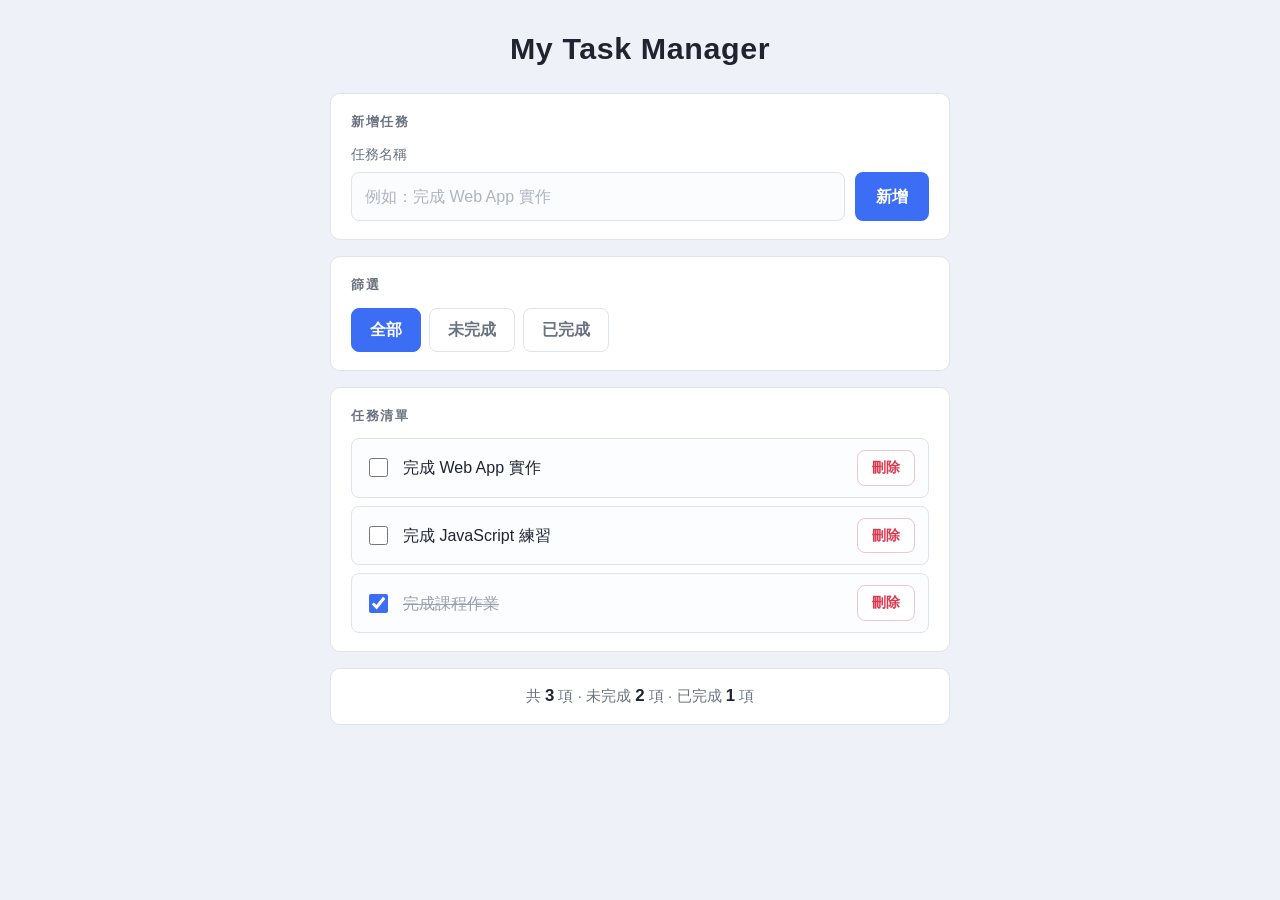
<file: index.html>
<!DOCTYPE html>
<html lang="zh-Hant">
<head>
  <meta charset="UTF-8">
  <meta name="viewport" content="width=device-width, initial-scale=1.0">
  <title>My Task Manager</title>
  <link rel="stylesheet" href="style.css">
</head>
<body>

  <!-- Checkpoint 1-1 ①網頁標題 -->
  <header class="app-header">
    <h1 class="app-title">My Task Manager</h1>
  </header>

  <main class="app-main">

    <!-- Checkpoint 1-1 ②任務輸入欄位 ③新增按鈕 -->
    <section class="card" aria-labelledby="h-add">
      <h2 class="card-title" id="h-add">新增任務</h2>
      <form id="add-form" class="add-form" novalidate>
        <label class="input-label" for="task-input">任務名稱</label>
        <div class="input-row">
          <input id="task-input" class="input" type="text"
                 placeholder="例如：完成 Web App 實作" autocomplete="off">
          <button type="submit" class="btn btn-add">新增</button>
        </div>
        <p id="input-hint" class="input-hint" role="alert" hidden>請先輸入任務名稱</p>
      </form>
    </section>

    <!-- Checkpoint 1-1 ⑤篩選區域 / Checkpoint 3-4 -->
    <section class="card" aria-labelledby="h-filter">
      <h2 class="card-title" id="h-filter">篩選</h2>
      <div id="filter-bar" class="filter-bar" role="group" aria-label="任務篩選">
        <button type="button" class="btn btn-filter is-on" data-filter="all">全部</button>
        <button type="button" class="btn btn-filter" data-filter="active">未完成</button>
        <button type="button" class="btn btn-filter" data-filter="done">已完成</button>
      </div>
    </section>

    <!-- ══════════════════════════════════════════════════════════
         ★ Checkpoint 1-2：我認為最重要的語意化 HTML 區域 ★

         這一段是整個 App 的核心，語意化的理由：
         1. <section> + aria-labelledby 讓「任務清單」成為一個有
            名稱的獨立地標區塊，螢幕閱讀器可直接跳到這裡。
         2. <ul>/<li> 表達「一組地位相同、可增減的項目」，語意上
            正好對應任務清單；用 <div> 堆疊則完全沒有這層意義。
         3. 每個 <li> 內用 <label for> 綁定 <input type="checkbox">，
            點文字也能勾選，且閱讀器會唸出「核取方塊，已勾選」。
         4. 刪除用 <button> 而不是 <div onclick>，天生可 Tab 聚焦、
            可用 Enter/Space 觸發，不必自己補 tabindex 與鍵盤事件。

         <li> 由 script.js 的 render() 動態產生。
         ══════════════════════════════════════════════════════════ -->
    <section class="card" aria-labelledby="h-list">
      <h2 class="card-title" id="h-list">任務清單</h2>
      <ul id="task-list" class="task-list"></ul>
      <p id="empty-msg" class="empty-msg" hidden>目前沒有符合條件的任務</p>
    </section>

    <!-- Checkpoint 1-1 ⑥任務統計資訊 / Checkpoint 3-5 -->
    <section class="card stats-card" aria-labelledby="h-stats">
      <h2 class="card-title sr-only" id="h-stats">任務統計</h2>
      <p class="stats" aria-live="polite">
        共 <strong id="n-total">0</strong> 項 ·
        未完成 <strong id="n-active">0</strong> 項 ·
        已完成 <strong id="n-done">0</strong> 項
      </p>
    </section>

  </main>

  <script src="script.js"></script>
</body>
</html>
</file>
<file: style.css>
/* ===================================================================
   My Task Manager — style.css
   第二階段：CSS 與 RWD
   2-1 基本版面 / 2-2 RWD(480px) / 2-3 Hover & Focus
   =================================================================== */

/* ---------- 設計變數 ---------- */
:root {
  --bg:        #eef1f7;
  --surface:   #ffffff;
  --ink:       #1f2430;
  --ink-soft:  #6b7280;
  --line:      #dfe3ec;
  --brand:     #3b6ef5;
  --brand-dk:  #2b56cc;
  --danger:    #e0364c;
  --done:      #9aa1ae;
  --radius:    10px;
}

/* ---------- Reset ---------- */
* { box-sizing: border-box; }
body, h1, h2, p, ul, li, figure { margin: 0; padding: 0; }
ul { list-style: none; }

body {
  font-family: "Segoe UI", "Noto Sans TC", "Microsoft JhengHei", sans-serif;
  background: var(--bg);
  color: var(--ink);
  line-height: 1.6;
  padding: 24px 16px 64px;
}

/* 視覺上隱藏但保留給螢幕閱讀器 */
.sr-only {
  position: absolute; width: 1px; height: 1px;
  padding: 0; margin: -1px; overflow: hidden;
  clip: rect(0 0 0 0); white-space: nowrap; border: 0;
}

/* ---------- 2-1 基本版面：清楚的區塊 ---------- */
.app-header {
  max-width: 620px;
  margin: 0 auto 20px;
  text-align: center;
}
.app-title {
  font-size: 1.9rem;
  font-weight: 700;
  letter-spacing: .02em;
}

.app-main {
  max-width: 620px;
  margin: 0 auto;
  display: flex;
  flex-direction: column;
  gap: 16px;
}

.card {
  background: var(--surface);
  border: 1px solid var(--line);
  border-radius: var(--radius);
  padding: 18px 20px;
}
.card-title {
  font-size: .8rem;
  font-weight: 700;
  letter-spacing: .12em;
  color: var(--ink-soft);
  text-transform: uppercase;
  margin-bottom: 12px;
}

/* ---------- 2-1 輸入欄位與按鈕容易辨識 ---------- */
.input-label {
  display: block;
  font-size: .85rem;
  color: var(--ink-soft);
  margin-bottom: 6px;
}
.input-row {
  display: flex;
  gap: 10px;
}
.input {
  flex: 1 1 auto;
  min-width: 0;                 /* 關鍵：允許 flex 子元素縮到比內容窄，避免溢出 */
  font: inherit;
  padding: 11px 13px;
  border: 1.5px solid var(--line);
  border-radius: 8px;
  background: #fbfcfe;
  transition: border-color .15s, box-shadow .15s;
}
.input::placeholder { color: #aeb4c0; }

.btn {
  font: inherit;
  font-weight: 600;
  cursor: pointer;
  border: 1.5px solid transparent;
  border-radius: 8px;
  padding: 11px 20px;
  transition: background .15s, color .15s, border-color .15s, box-shadow .15s;
}
.btn-add {
  flex: 0 0 auto;
  background: var(--brand);
  color: #fff;
}
.btn-filter {
  background: #fff;
  color: var(--ink-soft);
  border-color: var(--line);
  padding: 8px 18px;
}
.btn-filter.is-on {
  background: var(--brand);
  border-color: var(--brand);
  color: #fff;
}

.filter-bar {
  display: flex;
  flex-wrap: wrap;
  gap: 8px;
}

.input-hint {
  margin-top: 8px;
  font-size: .85rem;
  color: var(--danger);
}
.input.is-bad { border-color: var(--danger); }

/* ---------- 2-3 Hover / Focus ---------- */
.btn-add:hover      { background: var(--brand-dk); box-shadow: 0 4px 14px rgba(59,110,245,.35); }
.btn-filter:hover   { color: var(--brand); border-color: var(--brand); background: #f2f6ff; }
.btn-filter.is-on:hover { background: var(--brand-dk); color: #fff; }
.btn-del:hover      { background: var(--danger); color: #fff; border-color: var(--danger); }
.input:hover        { border-color: #c3cad8; }

.input:focus {
  outline: none;
  border-color: var(--brand);
  box-shadow: 0 0 0 3px rgba(59,110,245,.20);
}
.btn:focus-visible,
.task-check:focus-visible {
  outline: 3px solid rgba(59,110,245,.55);
  outline-offset: 2px;
}

/* ---------- 2-1 任務清單的視覺層次 ---------- */
.task-list {
  display: flex;
  flex-direction: column;
  gap: 8px;
}
.task-item {
  display: flex;
  align-items: center;
  gap: 12px;
  padding: 11px 13px;
  border: 1px solid var(--line);
  border-radius: 8px;
  background: #fcfdff;
  transition: background .15s, border-color .15s;
}
.task-item:hover { background: #f4f7ff; border-color: #c9d6f8; }

.task-check {
  flex: 0 0 auto;
  width: 19px;
  height: 19px;
  accent-color: var(--brand);
  cursor: pointer;
}
.task-text {
  flex: 1 1 auto;
  min-width: 0;
  overflow-wrap: anywhere;      /* 關鍵：長任務名稱折行，不撐破版面 */
  cursor: pointer;
}
.task-item.is-done .task-text {
  text-decoration: line-through;
  color: var(--done);
}
.btn-del {
  flex: 0 0 auto;
  padding: 6px 14px;
  font-size: .85rem;
  background: #fff;
  color: var(--danger);
  border-color: #f2c4cb;
}

.empty-msg {
  padding: 22px 0;
  text-align: center;
  color: var(--ink-soft);
  font-size: .92rem;
}

/* ---------- 統計 ---------- */
.stats-card { padding: 14px 20px; }
.stats {
  text-align: center;
  color: var(--ink-soft);
  font-size: .95rem;
}
.stats strong {
  color: var(--ink);
  font-size: 1.05rem;
}

/* ===================================================================
   2-2 RWD：480px 以下
   目標：輸入框不溢出、按鈕不被截掉、任務內容不超出螢幕、篩選可操作
   =================================================================== */
@media (max-width: 480px) {
  body { padding: 16px 12px 48px; }

  .app-title { font-size: 1.5rem; }

  .card { padding: 14px; }

  /* 輸入列改直向堆疊，輸入框與按鈕都拿到整行寬度，不會被擠爆 */
  .input-row {
    flex-direction: column;
    gap: 8px;
  }
  .btn-add { width: 100%; }

  /* 三個篩選按鈕平分一行，維持可點擊面積 */
  .filter-bar { gap: 6px; }
  .btn-filter {
    flex: 1 1 0;
    padding: 10px 4px;
    font-size: .9rem;
  }

  /* 任務列：文字可折行，刪除鈕固定不被截掉 */
  .task-item {
    gap: 10px;
    padding: 10px;
  }
  .btn-del { padding: 6px 10px; }

  .stats { font-size: .88rem; }
}
</file>
